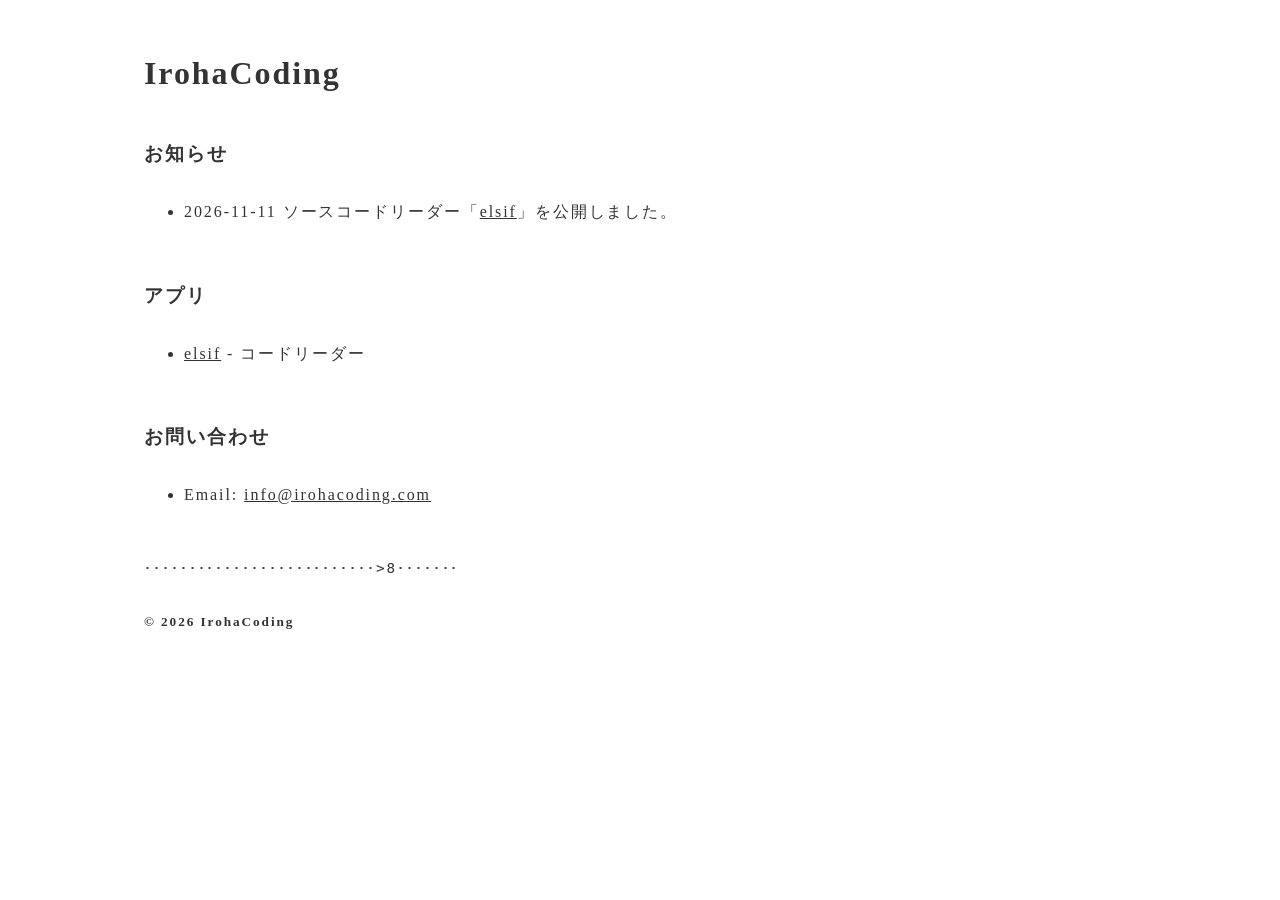
<file: index.html>
<!DOCTYPE html>
<!--
    ___              _              ___             _
   |_ _| ___  ____  | |__    __ _  / __|  ____   __| |(_) _ __    __ _
    | | | __//  _ \ |  _ \  / _` || |    /  _ \ / _` || || '_ \  / _` |
    | | | |  | (_) || | | || (_| || |__ | (_) || (_| || || | | || (_| |
   |___||_|  \____/ |_| |_| \__,_| \___| \____/ \__,_||_||_| |_| \__, |
                                                                  |___/
     This file is assigned to https://www.irohacoding.com
     Have feedback? We'd love to hear from you. <3" ✉info@irohacoding.com
     Enjoy Coding!!
-->
<html>
  <head>
    <meta charset="utf-8">
    <meta name="viewport" content="width=device-width, initial-scale=1.0">
    <title>IrohaCoding</title>
    <style>
      body {
          background-color: #fff;
          color: #333;
          line-height: 2.3;
          letter-spacing: 0.12em;
      }
      .wrapper {
          width: 100%;
          max-width: 1024px;
          margin: 0 auto;
      }
      .container {
          padding: 0.5em 1em;
      }
      a {
          color: #333;
      }
      section {
          padding-bottom: 0.5em;
      }
      .border {
          font-size: 110%;
          font-family: monospace;
      }
    </style>
    <link rel="icon" href="favicon.png" type="image/png">
  </head>
  <body>
    <div class="wrapper">
      <div class="container">
        <header>
          <h1>IrohaCoding</h1>
        </header>
        <section>
          <h3>お知らせ</h3>
          <ul>
            <li>2026-11-11 ソースコードリーダー「<a href="elsif/index.html">elsif</a>」を公開しました。</li>
          </ul>
        </section>
        <section>
          <h3>アプリ</h3>
          <ul>
            <li><a href="elsif/index.html">elsif</a> - コードリーダー</li>
          </ul>
        </section>
        <section>
          <h3>お問い合わせ</h3>
          <ul>
            <li>Email: <a href="mailto:info@irohacoding.com">info@irohacoding.com</a></li>
          </ul>
        </section>
        <p class="border">･･････････････････････････>8･･･････</p>
        <footer>
          <h5>&copy; 2026 IrohaCoding</h5>
        </footer>
      </div>
    </div>
  </body>
</html>
</file>
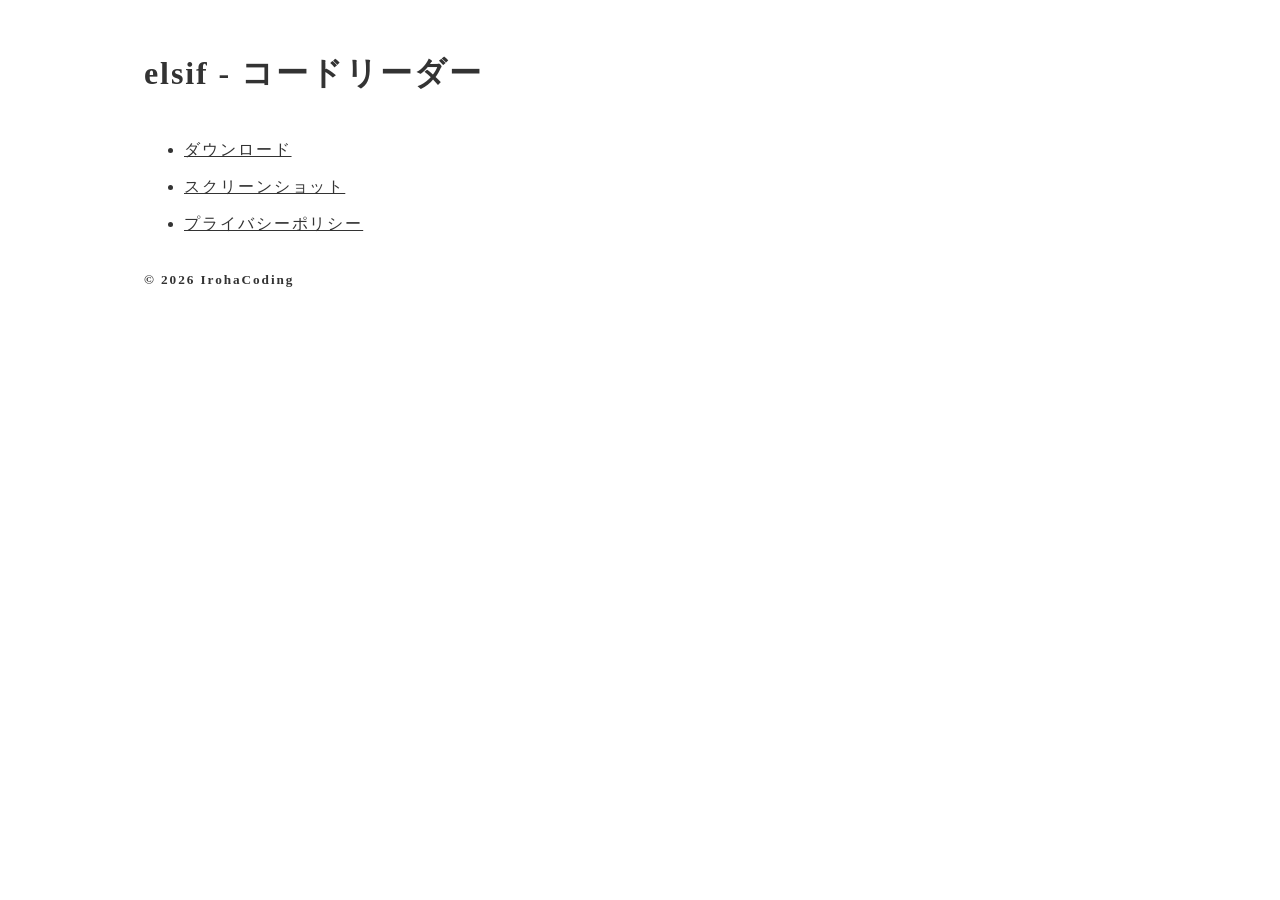
<file: elsif/index.html>
<!DOCTYPE html>
<!--
    ___              _              ___             _
   |_ _| ___  ____  | |__    __ _  / __|  ____   __| |(_) _ __    __ _
    | | | __//  _ \ |  _ \  / _` || |    /  _ \ / _` || || '_ \  / _` |
    | | | |  | (_) || | | || (_| || |__ | (_) || (_| || || | | || (_| |
   |___||_|  \____/ |_| |_| \__,_| \___| \____/ \__,_||_||_| |_| \__, |
                                                                  |___/
     This file is assigned to https://www.irohacoding.com
     Have feedback? We'd love to hear from you. <3" ✉info@irohacoding.com
     Enjoy Coding!!
-->
<html>
  <head>
    <meta charset="utf-8">
    <meta name="viewport" content="width=device-width, initial-scale=1.0">
    <title>elsif - コードリーダー</title>
    <style>
      body {
          background-color: #fff;
          color: #333;
          line-height: 2.3;
          letter-spacing: 0.12em;
      }
      .wrapper {
          width: 100%;
          max-width: 1024px;
          margin: 0 auto;
      }
      .container {
          padding: 0.5em 1em;
      }
      a {
          color: #333;
      }
    </style>
  </head>
  <body>
    <div class="wrapper">
      <div class="container">
        <h1>elsif - コードリーダー</h1>
        <ul>
          <li><a href="download.html">ダウンロード</a></li>
          <li><a href="screenshots.html">スクリーンショット</a></li>
          <li><a href="privacy.html">プライバシーポリシー</a></li>
        </ul>
        <h5>&copy; 2026 IrohaCoding</h5>
      </div>
    </div>
  </body>
</html>
</file>
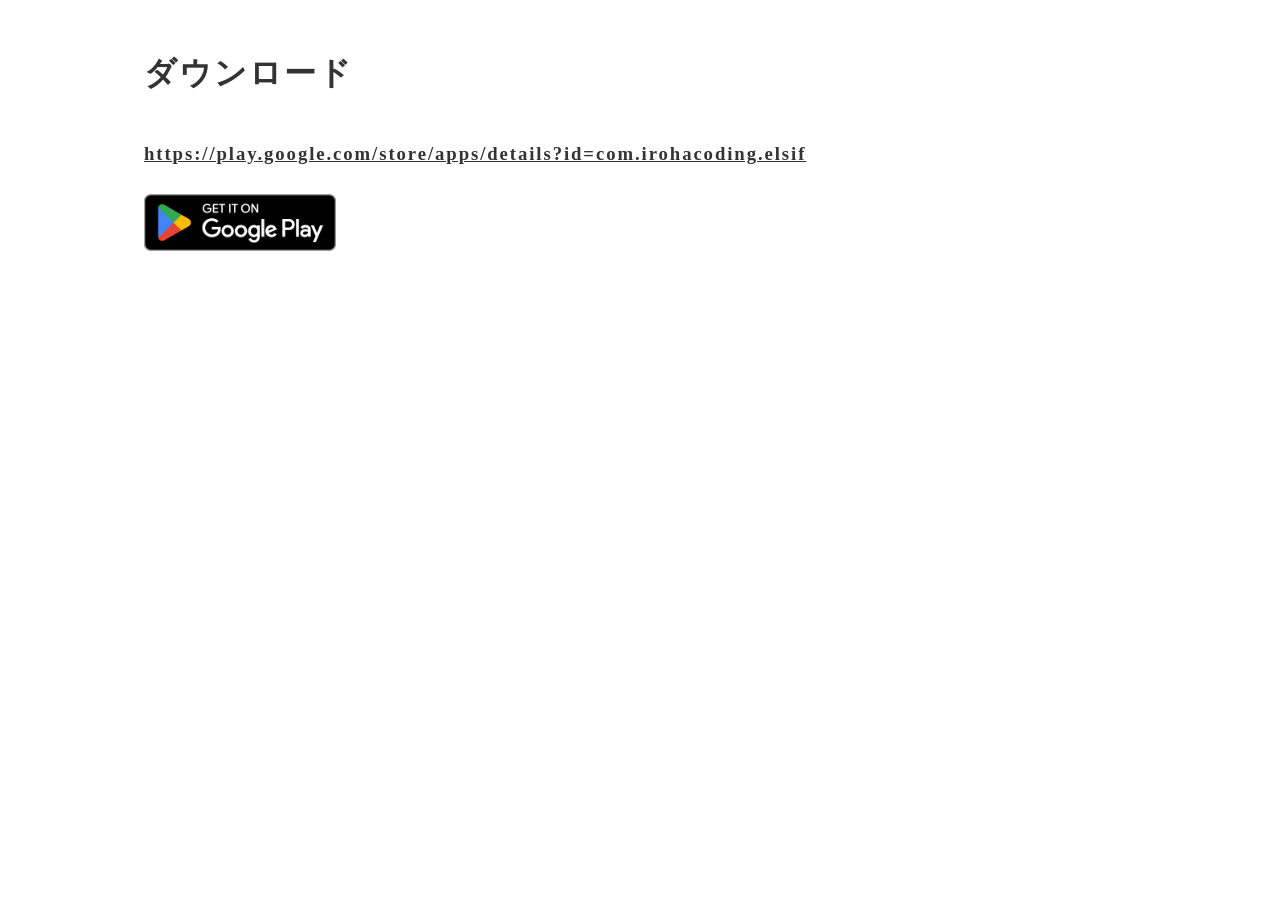
<file: elsif/download.html>
<!DOCTYPE html>
<!--
    ___              _              ___             _
   |_ _| ___  ____  | |__    __ _  / __|  ____   __| |(_) _ __    __ _
    | | | __//  _ \ |  _ \  / _` || |    /  _ \ / _` || || '_ \  / _` |
    | | | |  | (_) || | | || (_| || |__ | (_) || (_| || || | | || (_| |
   |___||_|  \____/ |_| |_| \__,_| \___| \____/ \__,_||_||_| |_| \__, |
                                                                  |___/
     This file is assigned to https://www.irohacoding.com
     Have feedback? We'd love to hear from you. <3" ✉info@irohacoding.com
     Enjoy Coding!!
-->
<html>
  <head>
    <meta charset="utf-8">
    <meta name="viewport" content="width=device-width, initial-scale=1.0">
    <title>ダウンロード - elsif</title>
    <style>
      body {
          background-color: #fff;
          color: #333;
          line-height: 2.3;
          letter-spacing: 0.12em;
      }
      .wrapper {
          width: 100%;
          max-width: 1024px;
          margin: 0 auto;
      }
      .container {
          padding: 0.5em 1em;
      }
      a {
          color: #333;
      }
      img {
          max-width: 192px;
          width: 100%;
      }
    </style>
  </head>
  <body>
    <div class="wrapper">
      <div class="container">
        <h1>ダウンロード</h1>
        <h3>
          <a href="https://play.google.com/store/apps/details?id=com.irohacoding.elsif">https://play.google.com/store/apps/details?id=com.irohacoding.elsif</a>
        </h3>
        <a href="https://play.google.com/store/apps/details?id=com.irohacoding.elsif">
          <img src="googleplay_badge.png" alt="Google Play" />
        </a>
      </div>
    </div>
  </body>
</html>
</file>
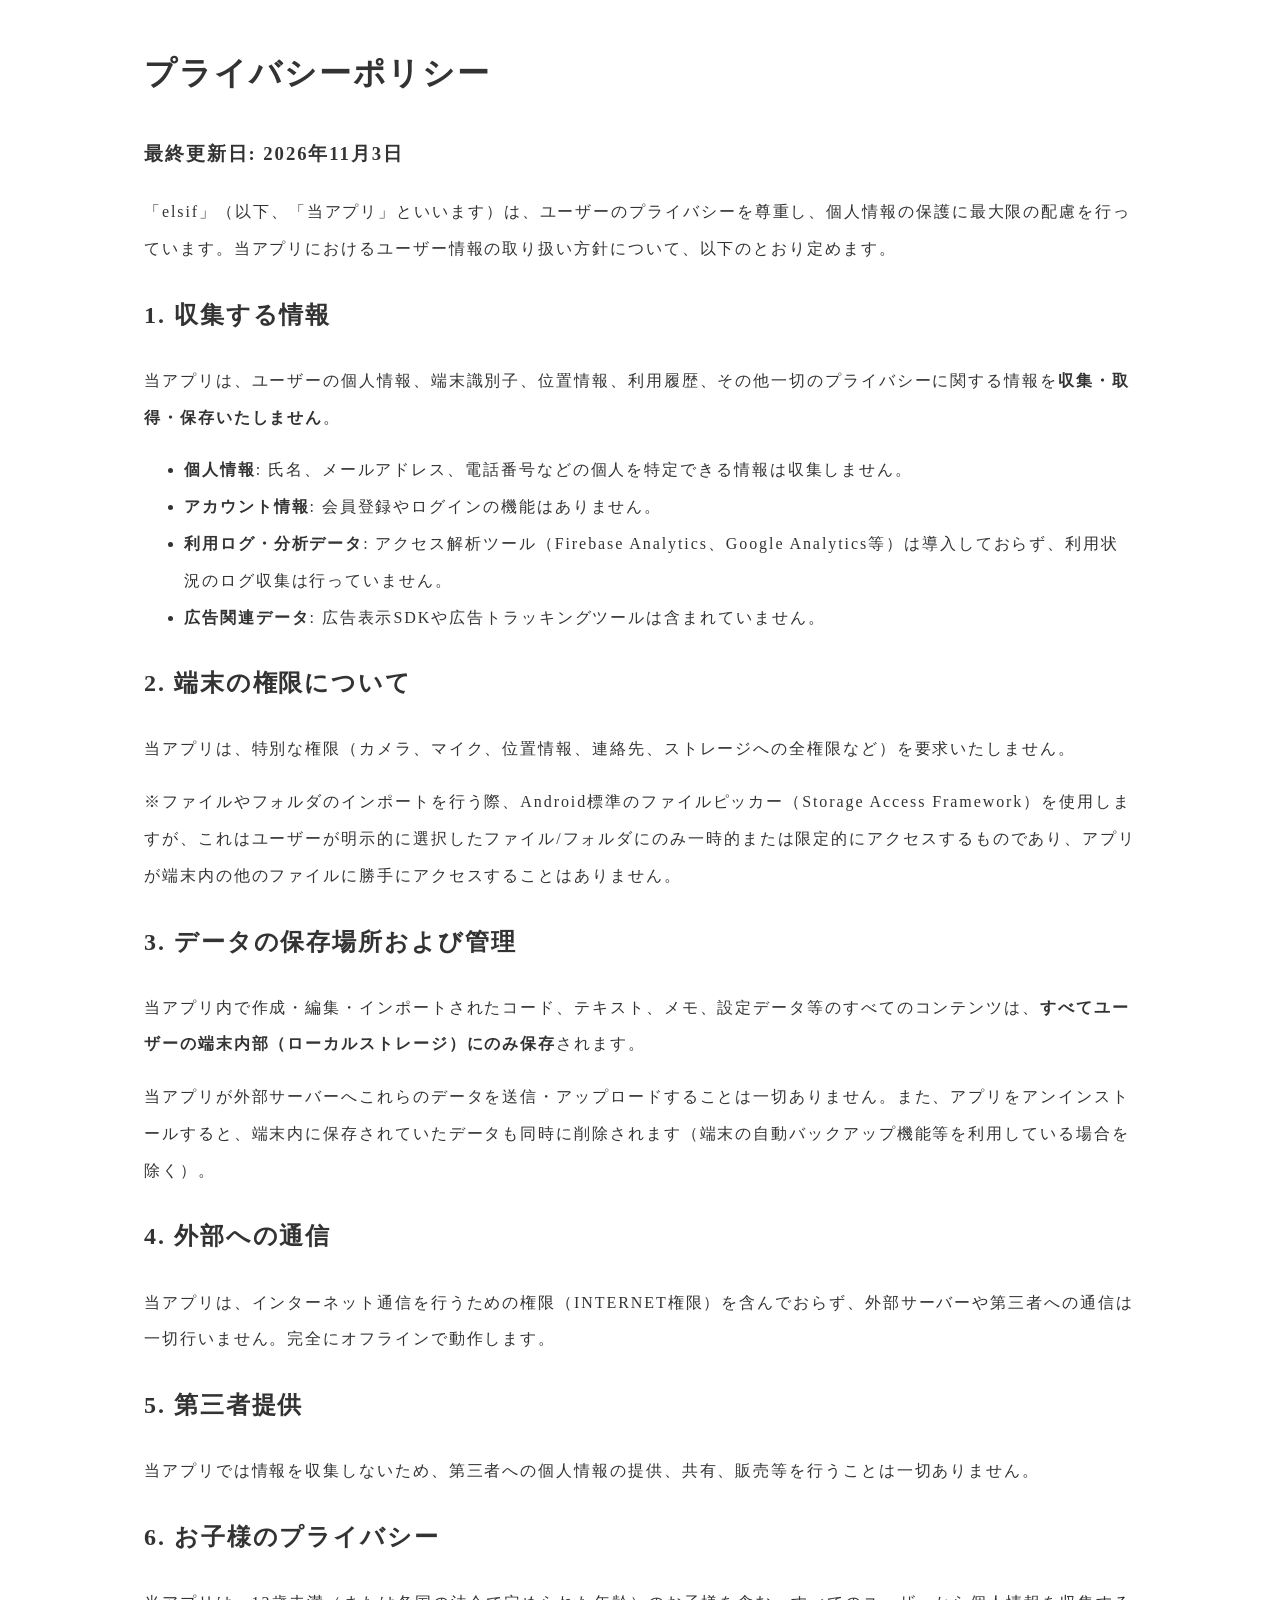
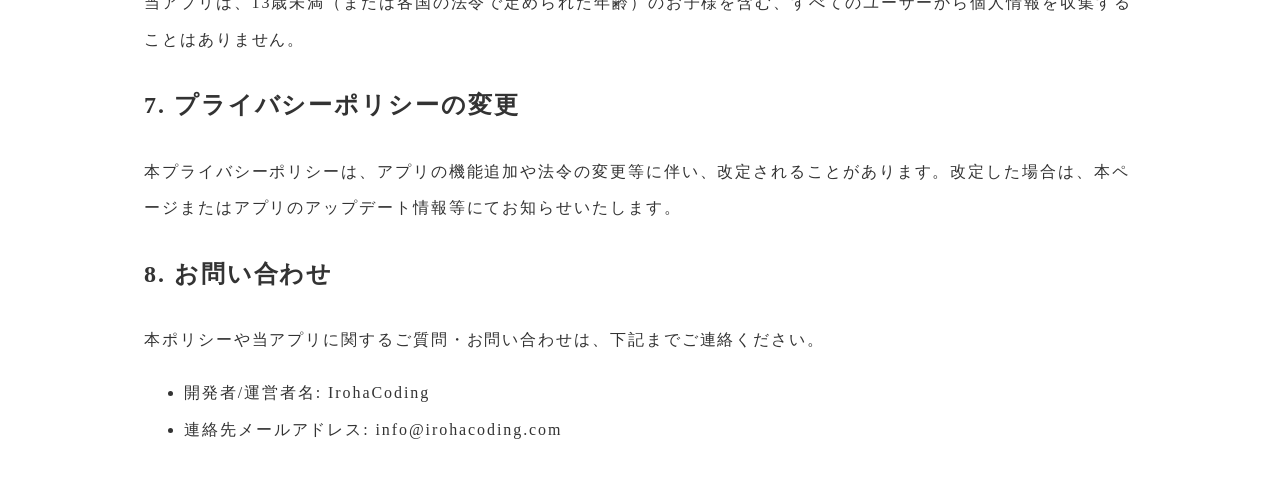
<file: elsif/privacy.html>
<!DOCTYPE html>
<!--
    ___              _              ___             _
   |_ _| ___  ____  | |__    __ _  / __|  ____   __| |(_) _ __    __ _
    | | | __//  _ \ |  _ \  / _` || |    /  _ \ / _` || || '_ \  / _` |
    | | | |  | (_) || | | || (_| || |__ | (_) || (_| || || | | || (_| |
   |___||_|  \____/ |_| |_| \__,_| \___| \____/ \__,_||_||_| |_| \__, |
                                                                  |___/
     This file is assigned to https://www.irohacoding.com
     Have feedback? We'd love to hear from you. <3" ✉info@irohacoding.com
     Enjoy Coding!!
-->
<html>
  <head>
    <meta charset="utf-8">
    <meta name="viewport" content="width=device-width, initial-scale=1.0">
    <title>IrohaCoding</title>
    <style>
      body {
          background-color: #fff;
          color: #333;
          line-height: 2.3;
          letter-spacing: 0.12em;
      }
      .wrapper {
          width: 100%;
          max-width: 1024px;
          margin: 0 auto;
      }
      .container {
          padding: 0.5em 1em;
      }
      a {
          color: #333;
      }
    </style>
  </head>
  <body>
    <div class="wrapper">
      <div class="container">
        <h1>プライバシーポリシー</h1>
        <h3>最終更新日: 2026年11月3日</h3>
        <p>「elsif」（以下、「当アプリ」といいます）は、ユーザーのプライバシーを尊重し、個人情報の保護に最大限の配慮を行っています。当アプリにおけるユーザー情報の取り扱い方針について、以下のとおり定めます。</p>
        <h2>1. 収集する情報</h2>
        <p>当アプリは、ユーザーの個人情報、端末識別子、位置情報、利用履歴、その他一切のプライバシーに関する情報を<b>収集・取得・保存いたしません</b>。
        <ul>
          <li><b>個人情報</b>: 氏名、メールアドレス、電話番号などの個人を特定できる情報は収集しません。</li>
          <li><b>アカウント情報</b>: 会員登録やログインの機能はありません。</li>
          <li><b>利用ログ・分析データ</b>: アクセス解析ツール（Firebase Analytics、Google Analytics等）は導入しておらず、利用状況のログ収集は行っていません。</li>
          <li><b>広告関連データ</b>: 広告表示SDKや広告トラッキングツールは含まれていません。</li>
        </ul>
        <h2>2. 端末の権限について</h2>
        <p>当アプリは、特別な権限（カメラ、マイク、位置情報、連絡先、ストレージへの全権限など）を要求いたしません。</p>
        <p>※ファイルやフォルダのインポートを行う際、Android標準のファイルピッカー（Storage Access Framework）を使用しますが、これはユーザーが明示的に選択したファイル/フォルダにのみ一時的または限定的にアクセスするものであり、アプリが端末内の他のファイルに勝手にアクセスすることはありません。</p>
        <h2>3. データの保存場所および管理</h2>
        <p>当アプリ内で作成・編集・インポートされたコード、テキスト、メモ、設定データ等のすべてのコンテンツは、<b>すべてユーザーの端末内部（ローカルストレージ）にのみ保存</b>されます。</p>
        <p>当アプリが外部サーバーへこれらのデータを送信・アップロードすることは一切ありません。また、アプリをアンインストールすると、端末内に保存されていたデータも同時に削除されます（端末の自動バックアップ機能等を利用している場合を除く）。</p>
        <h2>4. 外部への通信</h2>
        <p>当アプリは、インターネット通信を行うための権限（INTERNET権限）を含んでおらず、外部サーバーや第三者への通信は一切行いません。完全にオフラインで動作します。</p>
        <h2>5. 第三者提供</h2>
        <p>当アプリでは情報を収集しないため、第三者への個人情報の提供、共有、販売等を行うことは一切ありません。</p>
        <h2>6. お子様のプライバシー</h2>
        <p>当アプリは、13歳未満（または各国の法令で定められた年齢）のお子様を含む、すべてのユーザーから個人情報を収集することはありません。</p>
        <h2>7. プライバシーポリシーの変更</h2>
        <p>本プライバシーポリシーは、アプリの機能追加や法令の変更等に伴い、改定されることがあります。改定した場合は、本ページまたはアプリのアップデート情報等にてお知らせいたします。</p>
        <h2>8. お問い合わせ</h2>
        <p>本ポリシーや当アプリに関するご質問・お問い合わせは、下記までご連絡ください。</p>
        <ul>
          <li>開発者/運営者名: IrohaCoding</li>
          <li>連絡先メールアドレス: info@irohacoding.com</li>
        </ul>
      </div>
    </div>
  </body>
</html>
</file>
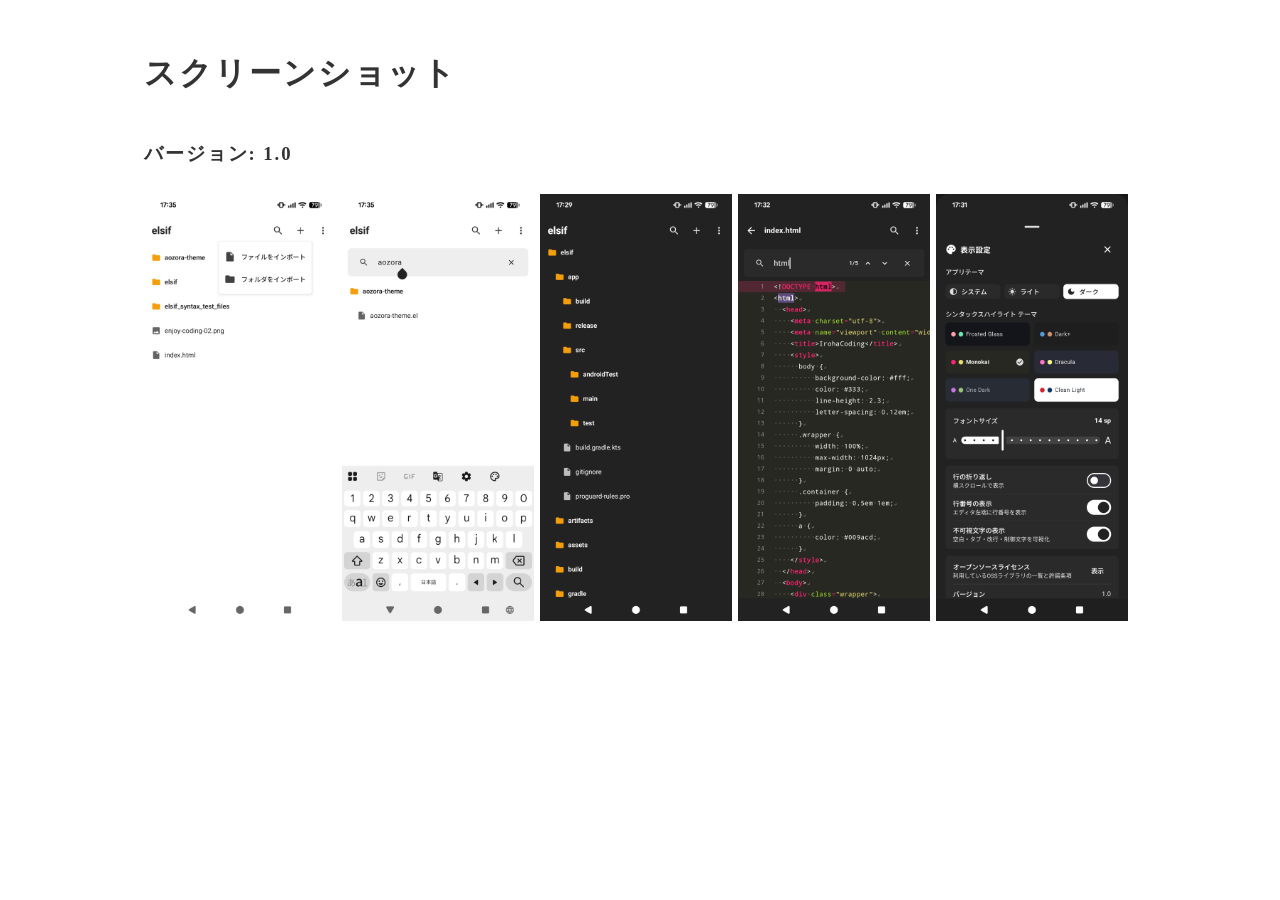
<file: elsif/screenshots.html>
<!DOCTYPE html>
<!--
    ___              _              ___             _
   |_ _| ___  ____  | |__    __ _  / __|  ____   __| |(_) _ __    __ _
    | | | __//  _ \ |  _ \  / _` || |    /  _ \ / _` || || '_ \  / _` |
    | | | |  | (_) || | | || (_| || |__ | (_) || (_| || || | | || (_| |
   |___||_|  \____/ |_| |_| \__,_| \___| \____/ \__,_||_||_| |_| \__, |
                                                                  |___/
     This file is assigned to https://www.irohacoding.com
     Have feedback? We'd love to hear from you. <3" ✉info@irohacoding.com
     Enjoy Coding!!
-->
<html>
  <head>
    <meta charset="utf-8">
    <meta name="viewport" content="width=device-width, initial-scale=1.0">
    <title>スクリーンショット - elsif</title>
    <style>
      body {
          background-color: #fff;
          color: #333;
          line-height: 2.3;
          letter-spacing: 0.12em;
      }
      .wrapper {
          width: 100%;
          max-width: 1024px;
          margin: 0 auto;
      }
      .container {
          padding: 0.5em 1em;
      }
      a {
          color: #333;
      }
      img {
          max-width: 192px;
          width: 100%;
      }
    </style>
  </head>
  <body>
    <div class="wrapper">
      <div class="container">
        <h1>スクリーンショット</h1>
        <h3>バージョン: 1.0</h3>
        <img src="screenshots/20261112_01_v1_0.png" alt="elsifのスクリーンショット1" />
        <img src="screenshots/20261112_02_v1_0.png" alt="elsifのスクリーンショット2" />
        <img src="screenshots/20261112_03_v1_0.png" alt="elsifのスクリーンショット3" />
        <img src="screenshots/20261112_04_v1_0.png" alt="elsifのスクリーンショット4" />
        <img src="screenshots/20261112_05_v1_0.png" alt="elsifのスクリーンショット5" />
      </div>
    </div>
  </body>
</html>
</file>
